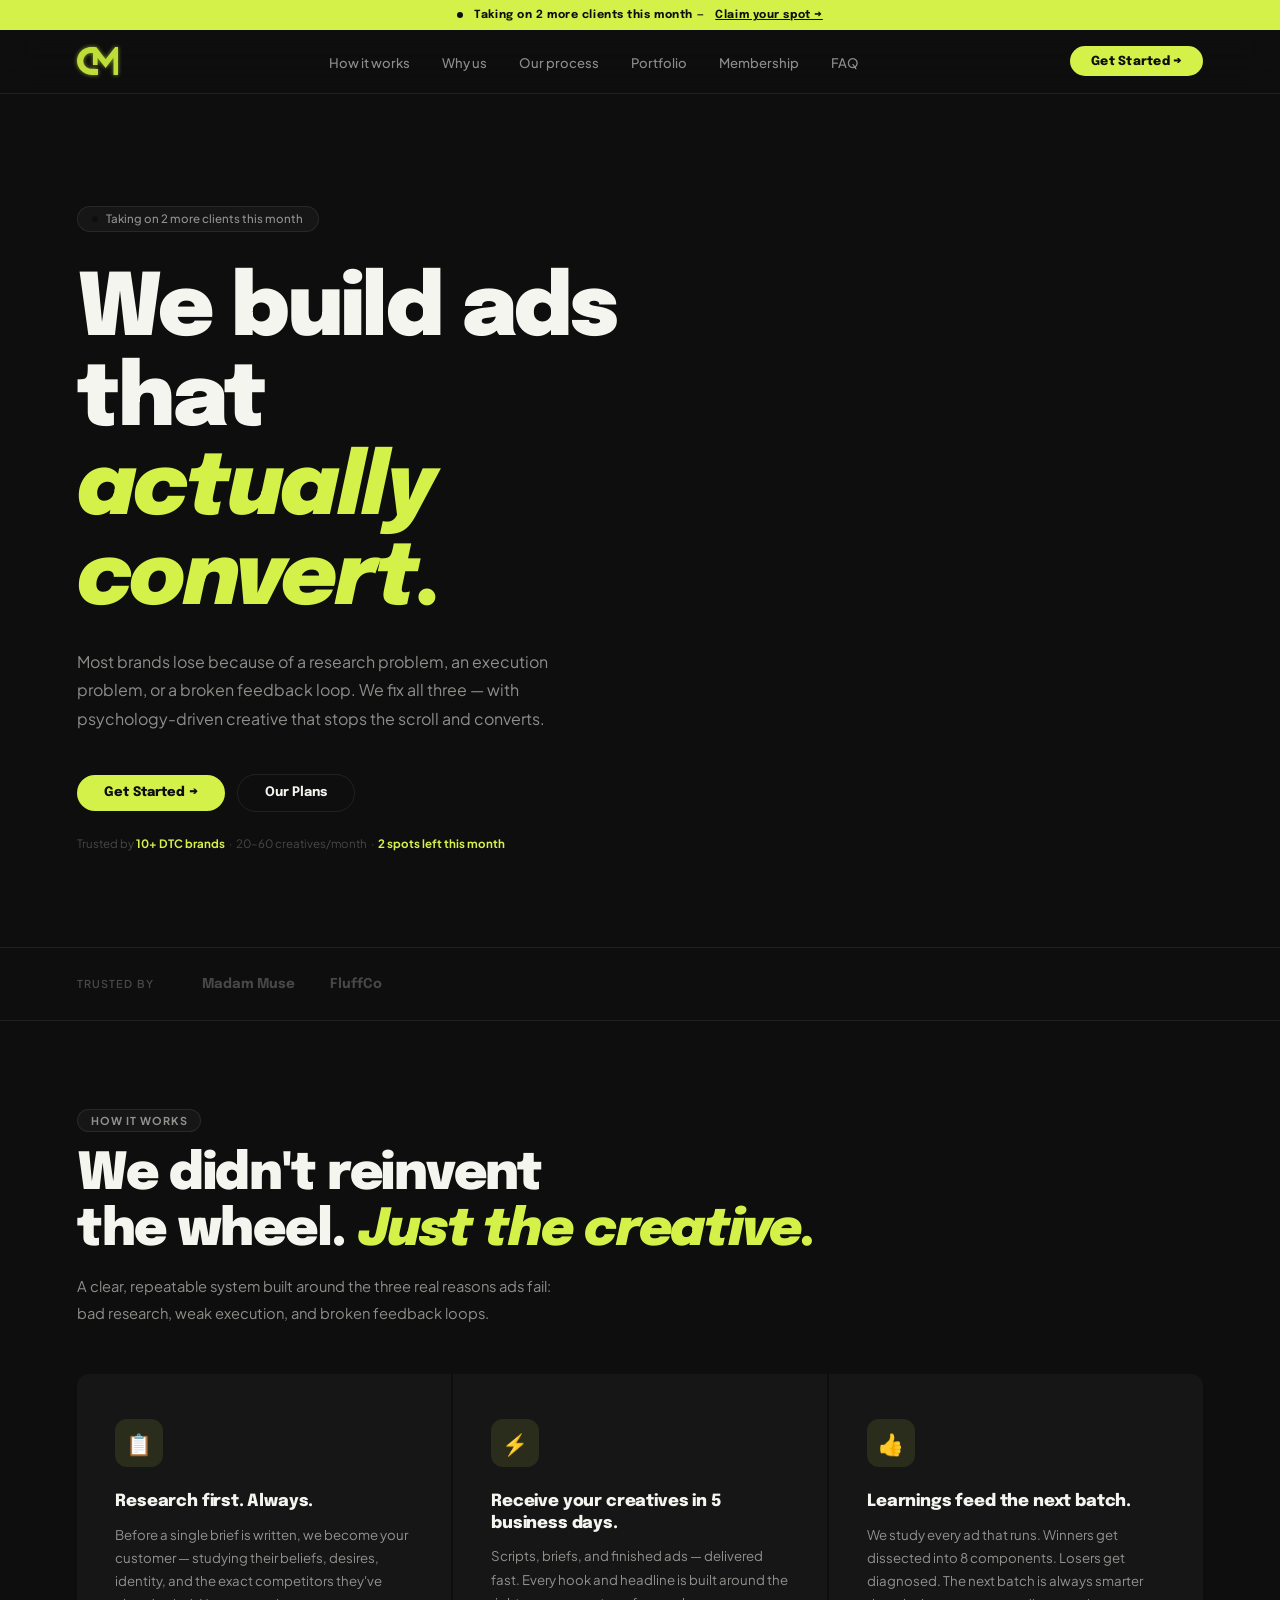
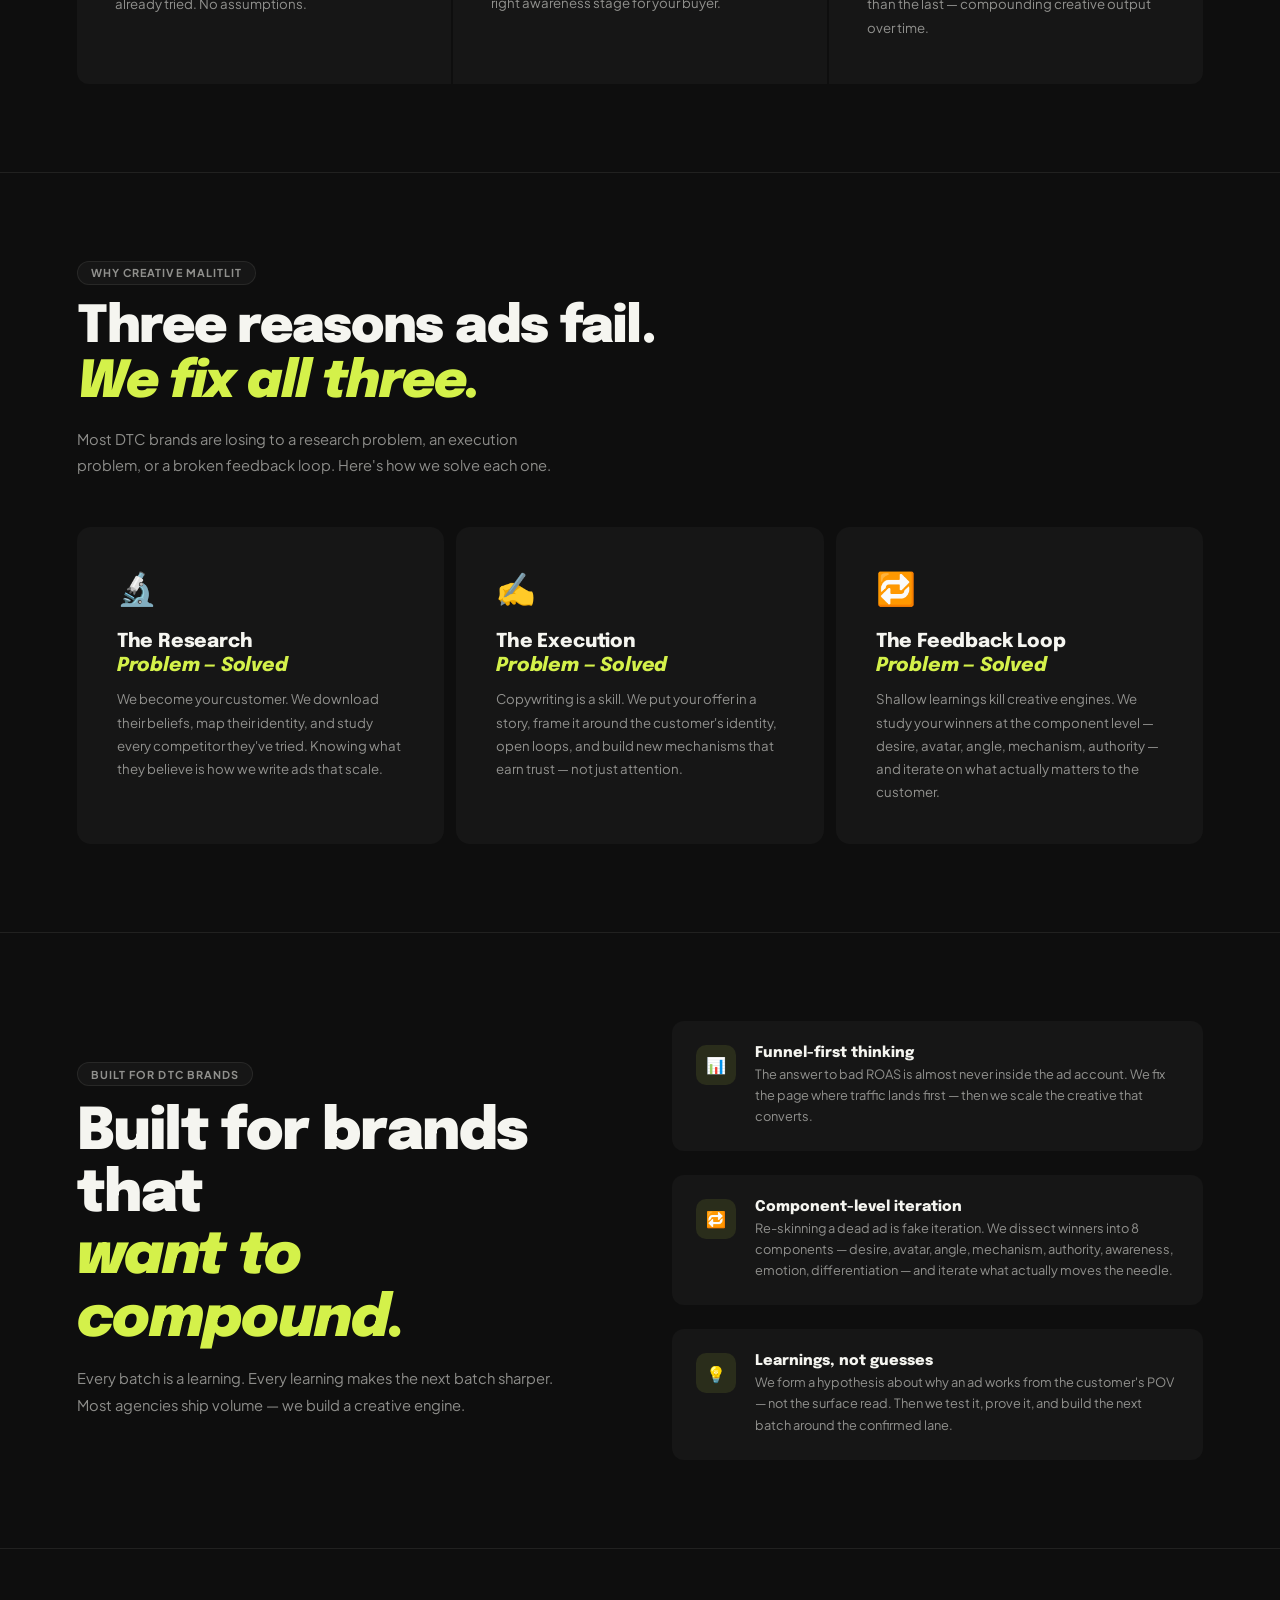
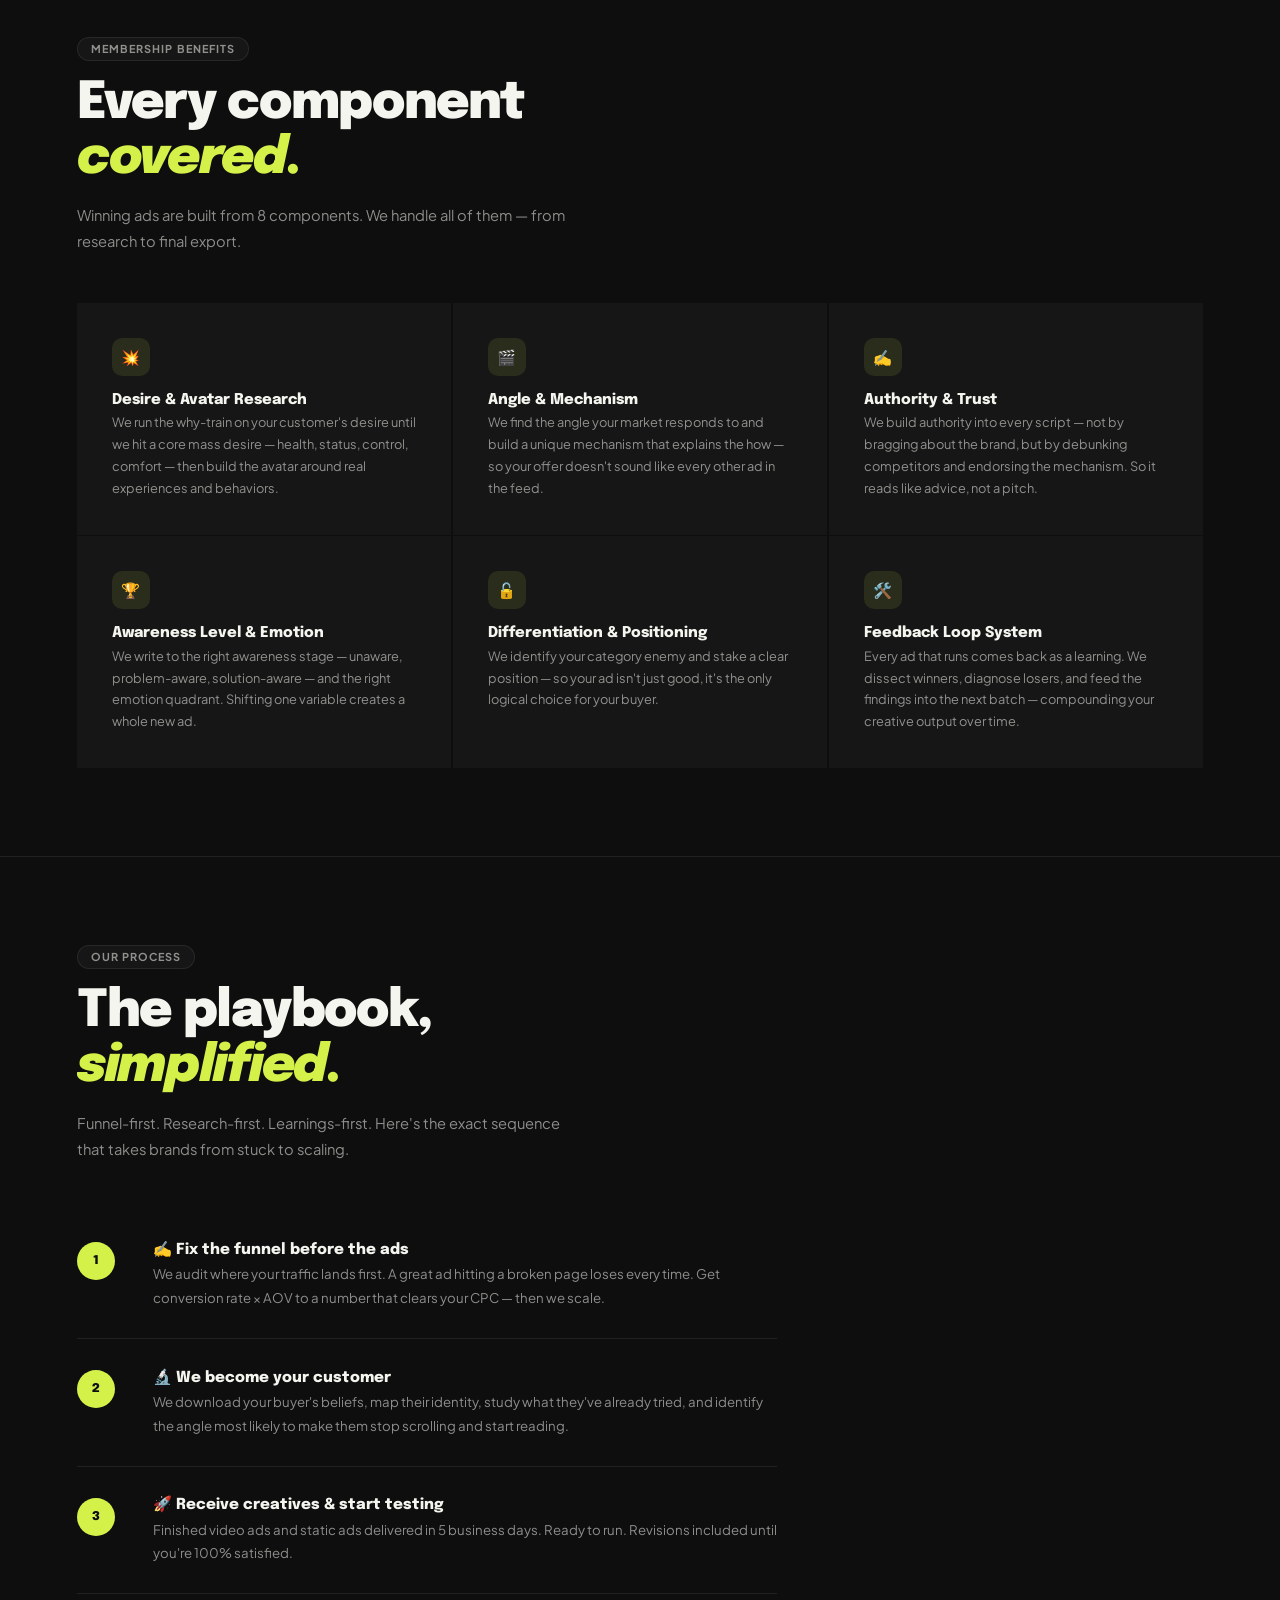
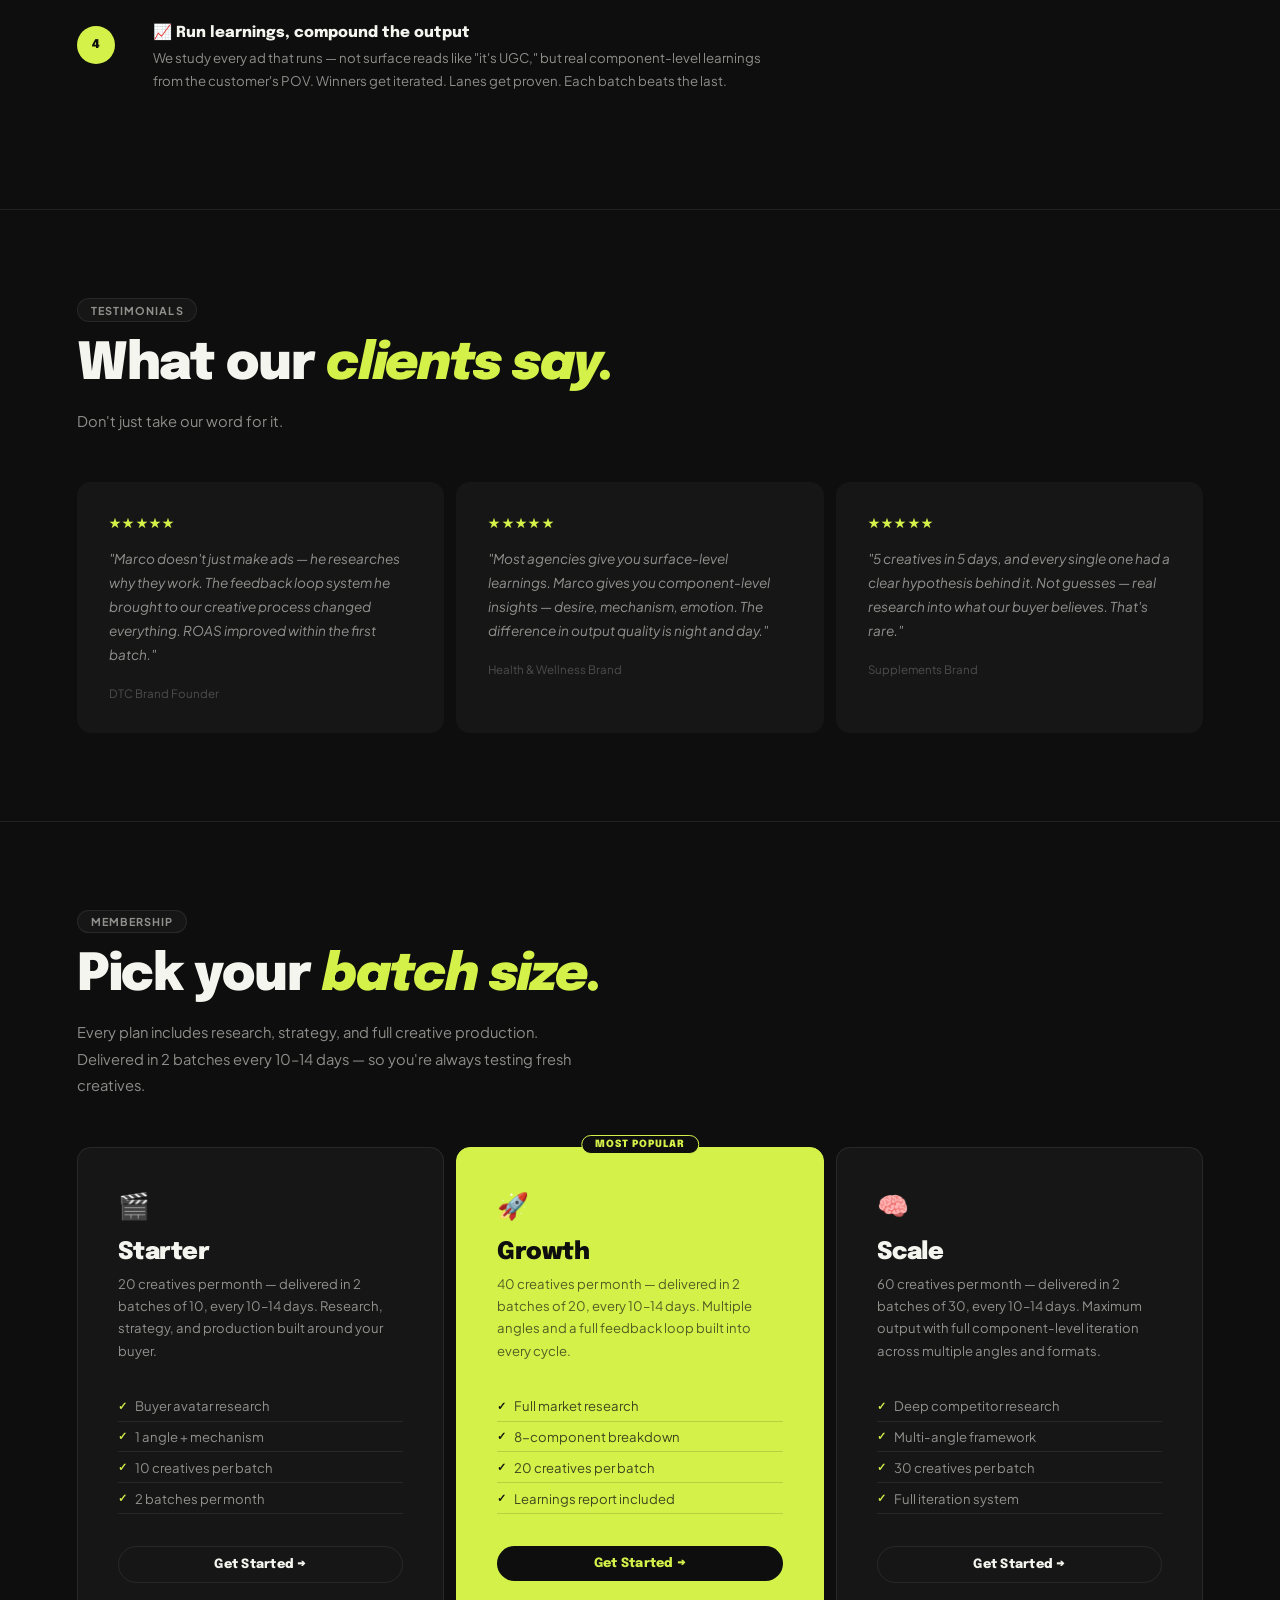
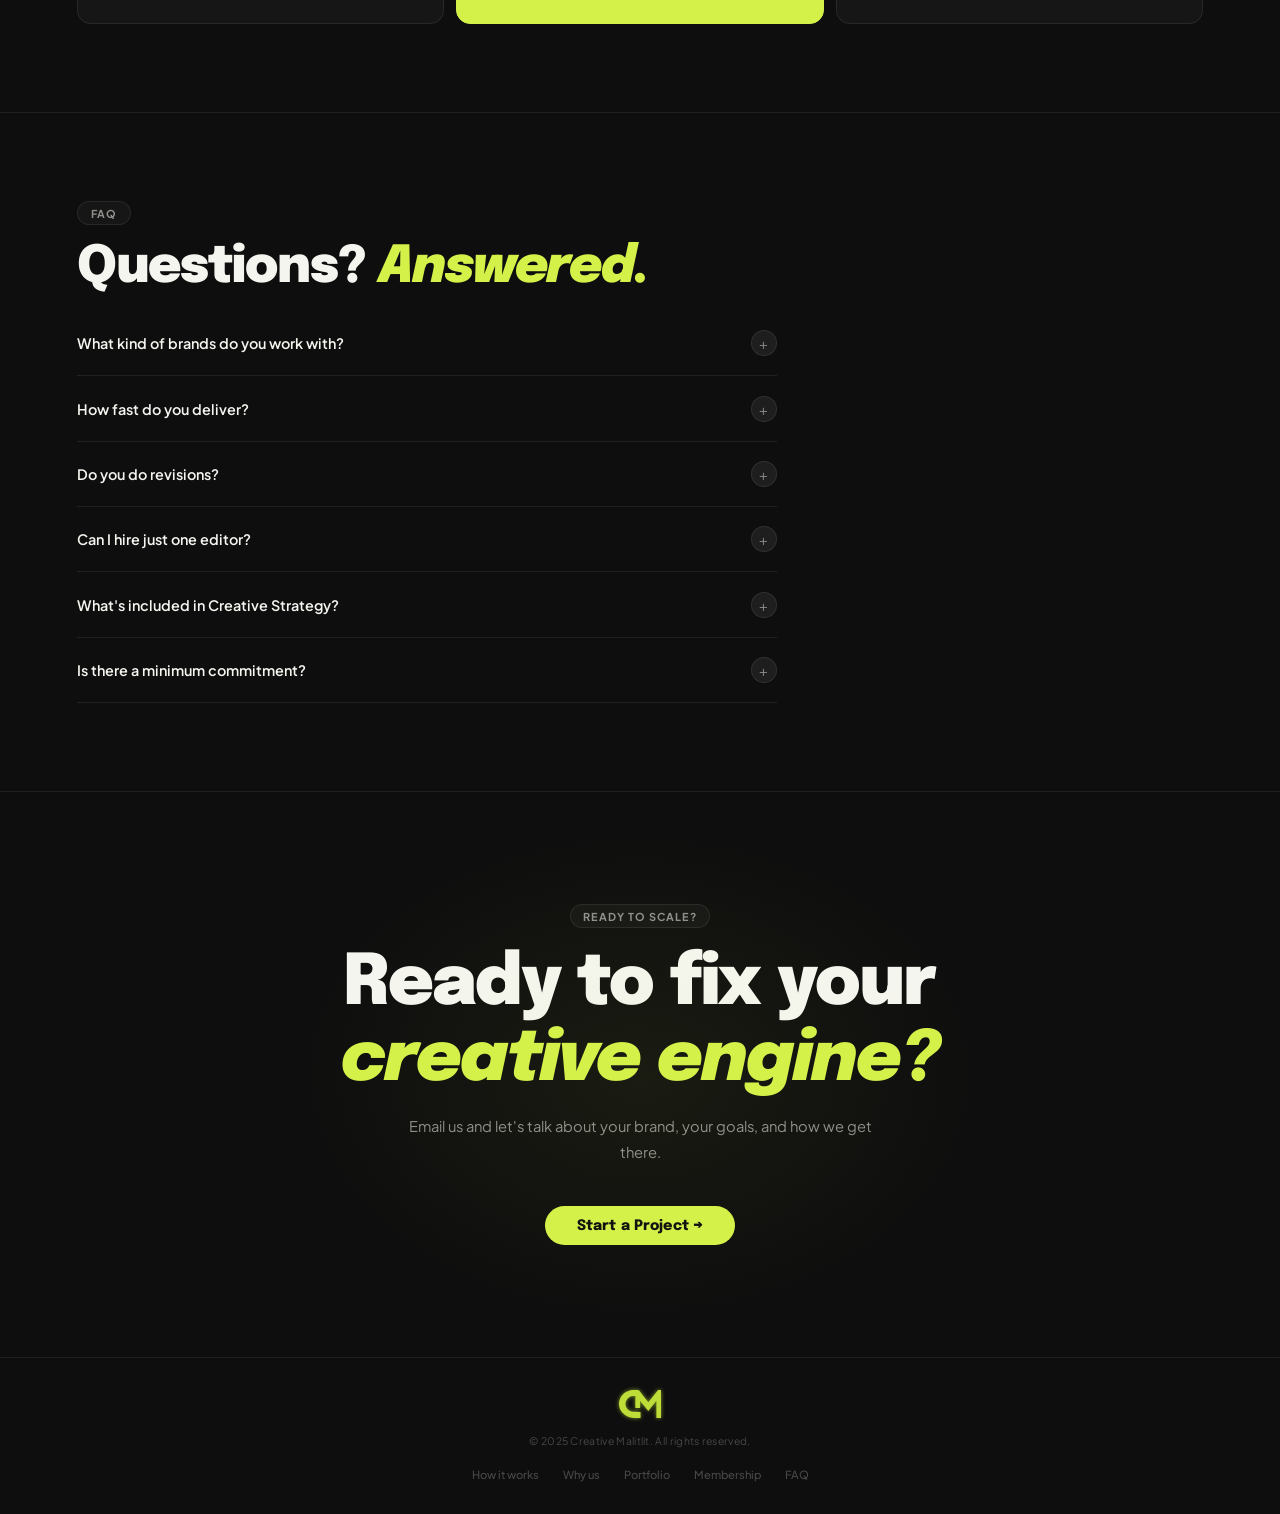
<file: index.html>
<!doctype html>
<html lang="en">
  <head>
    <meta charset="UTF-8" />
    <meta name="color-scheme" content="dark" />
    <meta name="viewport" content="width=device-width,initial-scale=1.0" />
    <title>Creative Malitlit — DTC Ad Creative Studio</title>
    <link
      href="https://fonts.googleapis.com/css2?family=Epilogue:ital,wght@0,400;0,600;0,700;0,800;0,900;1,700;1,800&family=Plus+Jakarta+Sans:wght@300;400;500;600;700&display=swap"
      rel="stylesheet" />
    <link rel="stylesheet" href="styles.css" />
    <link rel="shortcut icon" href="/assets/images/creative_malitlit2.svg" type="image/x-icon" />
  </head>
  <body>
    <!-- ANNOUNCE -->
    <div class="announce">
      <span class="adot"></span>
      Taking on 2 more clients this month —
      <a href="mailto:marcomalitlit@gmail.com">Claim your spot →</a>
    </div>

    <!-- NAV -->
    <nav>
      <a href="#" class="nav-logo"><img src="/assets/images/creative_malitlit2.svg" /></a>
      <ul class="nav-links">
        <li><a href="#how">How it works</a></li>
        <li><a href="#why">Why us</a></li>
        <li><a href="#process">Our process</a></li>
        <li><a href="#work">Portfolio</a></li>
        <li><a href="#pricing">Membership</a></li>
        <li><a href="#faq">FAQ</a></li>
      </ul>
      <a href="mailto:marcomalitlit@gmail.com" class="nav-cta">Get Started →</a>
    </nav>

    <!-- HERO -->
    <div class="hero">
      <div class="hero-badge"><span class="adot"></span> Taking on 2 more clients this month</div>
      <h1>We build ads that<br /><em>actually convert.</em></h1>
      <p class="hero-sub">
        Most brands lose because of a research problem, an execution problem, or a broken feedback loop. We fix all
        three — with psychology-driven creative that stops the scroll and converts.
      </p>
      <div class="ctas">
        <a href="mailto:marcomalitlit@gmail.com" class="btn-main">Get Started →</a>
        <a href="#pricing" class="btn-ghost">Our Plans</a>
      </div>
      <p class="hero-note">
        Trusted by <b>10+ DTC brands</b> &nbsp;·&nbsp; 20–60 creatives/month &nbsp;·&nbsp;
        <b>2 spots left this month</b>
      </p>
    </div>

    <!-- TRUST -->
    <div class="trust">
      <span class="trust-lbl">Trusted by</span>
      <div class="trust-brands">
        <span class="trust-brand">Madam Muse</span>
        <span class="trust-brand">FluffCo</span>
      </div>
    </div>

    <!-- HOW IT WORKS -->
    <section id="how">
      <div class="sec-tag">How it works</div>
      <h2>We didn't reinvent<br />the wheel. <em>Just the creative.</em></h2>
      <p class="sec-sub">
        A clear, repeatable system built around the three real reasons ads fail: bad research, weak execution, and
        broken feedback loops.
      </p>
      <div class="steps3">
        <div class="step3">
          <div class="step3-icon">📋</div>
          <h3>Research first. Always.</h3>
          <p>
            Before a single brief is written, we become your customer — studying their beliefs, desires, identity, and
            the exact competitors they've already tried. No assumptions.
          </p>
        </div>
        <div class="step3">
          <div class="step3-icon">⚡</div>
          <h3>Receive your creatives in 5 business days.</h3>
          <p>
            Scripts, briefs, and finished ads — delivered fast. Every hook and headline is built around the right
            awareness stage for your buyer.
          </p>
        </div>
        <div class="step3">
          <div class="step3-icon">👍</div>
          <h3>Learnings feed the next batch.</h3>
          <p>
            We study every ad that runs. Winners get dissected into 8 components. Losers get diagnosed. The next batch
            is always smarter than the last — compounding creative output over time.
          </p>
        </div>
      </div>
    </section>

    <!-- WHY US -->
    <section id="why">
      <div class="sec-tag">Why Creative Malitlit</div>
      <h2>Three reasons ads fail.<br /><em>We fix all three.</em></h2>
      <p class="sec-sub">
        Most DTC brands are losing to a research problem, an execution problem, or a broken feedback loop. Here's how we
        solve each one.
      </p>
      <div class="feats3">
        <div class="feat">
          <span class="feat-icon">🔬</span>
          <h3>The Research<br /><em>Problem — Solved</em></h3>
          <p>
            We become your customer. We download their beliefs, map their identity, and study every competitor they've
            tried. Knowing what they believe is how we write ads that scale.
          </p>
        </div>
        <div class="feat">
          <span class="feat-icon">✍️</span>
          <h3>The Execution<br /><em>Problem — Solved</em></h3>
          <p>
            Copywriting is a skill. We put your offer in a story, frame it around the customer's identity, open loops,
            and build new mechanisms that earn trust — not just attention.
          </p>
        </div>
        <div class="feat">
          <span class="feat-icon">🔁</span>
          <h3>The Feedback Loop<br /><em>Problem — Solved</em></h3>
          <p>
            Shallow learnings kill creative engines. We study your winners at the component level — desire, avatar,
            angle, mechanism, authority — and iterate on what actually matters to the customer.
          </p>
        </div>
      </div>
    </section>

    <!-- BOLD SECTION -->
    <section>
      <div class="bold-section">
        <div class="bold-left">
          <div class="sec-tag">Built for DTC Brands</div>
          <h2>Built for brands that<br /><em>want to compound.</em></h2>
          <p class="sec-sub" style="margin-bottom: 0">
            Every batch is a learning. Every learning makes the next batch sharper. Most agencies ship volume — we build
            a creative engine.
          </p>
        </div>
        <div class="bold-right">
          <div class="bold-item">
            <div class="bold-icon">📊</div>
            <div class="bold-body">
              <h4>Funnel-first thinking</h4>
              <p>
                The answer to bad ROAS is almost never inside the ad account. We fix the page where traffic lands first
                — then we scale the creative that converts.
              </p>
            </div>
          </div>
          <div class="bold-item">
            <div class="bold-icon">🔁</div>
            <div class="bold-body">
              <h4>Component-level iteration</h4>
              <p>
                Re-skinning a dead ad is fake iteration. We dissect winners into 8 components — desire, avatar, angle,
                mechanism, authority, awareness, emotion, differentiation — and iterate what actually moves the needle.
              </p>
            </div>
          </div>
          <div class="bold-item">
            <div class="bold-icon">💡</div>
            <div class="bold-body">
              <h4>Learnings, not guesses</h4>
              <p>
                We form a hypothesis about why an ad works from the customer's POV — not the surface read. Then we test
                it, prove it, and build the next batch around the confirmed lane.
              </p>
            </div>
          </div>
        </div>
      </div>
    </section>

    <!-- MEMBERSHIP BENEFITS -->
    <section>
      <div class="sec-tag">Membership Benefits</div>
      <h2>Every component<br /><em>covered.</em></h2>
      <p class="sec-sub">
        Winning ads are built from 8 components. We handle all of them — from research to final export.
      </p>
      <div class="benefits6">
        <div class="ben">
          <div class="ben-icon">💥</div>
          <h3>Desire & Avatar Research</h3>
          <p>
            We run the why-train on your customer's desire until we hit a core mass desire — health, status, control,
            comfort — then build the avatar around real experiences and behaviors.
          </p>
        </div>
        <div class="ben">
          <div class="ben-icon">🎬</div>
          <h3>Angle & Mechanism</h3>
          <p>
            We find the angle your market responds to and build a unique mechanism that explains the how — so your offer
            doesn't sound like every other ad in the feed.
          </p>
        </div>
        <div class="ben">
          <div class="ben-icon">✍️</div>
          <h3>Authority & Trust</h3>
          <p>
            We build authority into every script — not by bragging about the brand, but by debunking competitors and
            endorsing the mechanism. So it reads like advice, not a pitch.
          </p>
        </div>
        <div class="ben">
          <div class="ben-icon">🏆</div>
          <h3>Awareness Level & Emotion</h3>
          <p>
            We write to the right awareness stage — unaware, problem-aware, solution-aware — and the right emotion
            quadrant. Shifting one variable creates a whole new ad.
          </p>
        </div>
        <div class="ben">
          <div class="ben-icon">🔓</div>
          <h3>Differentiation & Positioning</h3>
          <p>
            We identify your category enemy and stake a clear position — so your ad isn't just good, it's the only
            logical choice for your buyer.
          </p>
        </div>
        <div class="ben">
          <div class="ben-icon">🛠️</div>
          <h3>Feedback Loop System</h3>
          <p>
            Every ad that runs comes back as a learning. We dissect winners, diagnose losers, and feed the findings into
            the next batch — compounding your creative output over time.
          </p>
        </div>
      </div>
    </section>

    <!-- PROCESS -->
    <section id="process">
      <div class="sec-tag">Our Process</div>
      <h2>The playbook,<br /><em>simplified.</em></h2>
      <p class="sec-sub">
        Funnel-first. Research-first. Learnings-first. Here's the exact sequence that takes brands from stuck to
        scaling.
      </p>
      <div class="proc4">
        <div class="proc-item">
          <div class="proc-num">1</div>
          <div class="proc-body">
            <h3>✍️ Fix the funnel before the ads</h3>
            <p>
              We audit where your traffic lands first. A great ad hitting a broken page loses every time. Get conversion
              rate × AOV to a number that clears your CPC — then we scale.
            </p>
          </div>
        </div>
        <div class="proc-item">
          <div class="proc-num">2</div>
          <div class="proc-body">
            <h3>🔬 We become your customer</h3>
            <p>
              We download your buyer's beliefs, map their identity, study what they've already tried, and identify the
              angle most likely to make them stop scrolling and start reading.
            </p>
          </div>
        </div>
        <div class="proc-item">
          <div class="proc-num">3</div>
          <div class="proc-body">
            <h3>🚀 Receive creatives & start testing</h3>
            <p>
              Finished video ads and static ads delivered in 5 business days. Ready to run. Revisions included until
              you're 100% satisfied.
            </p>
          </div>
        </div>
        <div class="proc-item">
          <div class="proc-num">4</div>
          <div class="proc-body">
            <h3>📈 Run learnings, compound the output</h3>
            <p>
              We study every ad that runs — not surface reads like "it's UGC," but real component-level learnings from
              the customer's POV. Winners get iterated. Lanes get proven. Each batch beats the last.
            </p>
          </div>
        </div>
      </div>
    </section>

    <!-- TESTIMONIALS -->
    <section id="testi">
      <div class="sec-tag">Testimonials</div>
      <h2>What our <em>clients say.</em></h2>
      <p class="sec-sub">Don't just take our word for it.</p>
      <div class="testi-grid">
        <div class="testi">
          <div class="stars">★★★★★</div>
          <p class="testi-text">
            "Marco doesn't just make ads — he researches why they work. The feedback loop system he brought to our
            creative process changed everything. ROAS improved within the first batch."
          </p>
          <div class="testi-role">DTC Brand Founder</div>
        </div>
        <div class="testi">
          <div class="stars">★★★★★</div>
          <p class="testi-text">
            "Most agencies give you surface-level learnings. Marco gives you component-level insights — desire,
            mechanism, emotion. The difference in output quality is night and day."
          </p>
          <div class="testi-role">Health & Wellness Brand</div>
        </div>
        <div class="testi">
          <div class="stars">★★★★★</div>
          <p class="testi-text">
            "5 creatives in 5 days, and every single one had a clear hypothesis behind it. Not guesses — real research
            into what our buyer believes. That's rare."
          </p>
          <div class="testi-role">Supplements Brand</div>
        </div>
      </div>
    </section>

    <!-- PRICING -->
    <section id="pricing">
      <div class="sec-tag">Membership</div>
      <h2>Pick your <em>batch size.</em></h2>
      <p class="sec-sub">
        Every plan includes research, strategy, and full creative production. Delivered in 2 batches every 10–14 days —
        so you're always testing fresh creatives.
      </p>
      <div class="price-grid">
        <div class="price-card">
          <span class="price-icon">🎬</span>
          <div class="price-name">Starter</div>
          <p class="price-desc">
            20 creatives per month — delivered in 2 batches of 10, every 10–14 days. Research, strategy, and production
            built around your buyer.
          </p>
          <ul class="price-list">
            <li>Buyer avatar research</li>
            <li>1 angle + mechanism</li>
            <li>10 creatives per batch</li>
            <li>2 batches per month</li>
          </ul>
          <a href="mailto:marcomalitlit@gmail.com" class="btn-card btn-card-ghost">Get Started →</a>
        </div>
        <div class="price-card hot">
          <span class="price-badge">Most Popular</span>
          <span class="price-icon">🚀</span>
          <div class="price-name">Growth</div>
          <p class="price-desc">
            40 creatives per month — delivered in 2 batches of 20, every 10–14 days. Multiple angles and a full feedback
            loop built into every cycle.
          </p>
          <ul class="price-list">
            <li>Full market research</li>
            <li>8-component breakdown</li>
            <li>20 creatives per batch</li>
            <li>Learnings report included</li>
          </ul>
          <a href="mailto:marcomalitlit@gmail.com" class="btn-card btn-card-dark">Get Started →</a>
        </div>
        <div class="price-card">
          <span class="price-icon">🧠</span>
          <div class="price-name">Scale</div>
          <p class="price-desc">
            60 creatives per month — delivered in 2 batches of 30, every 10–14 days. Maximum output with full
            component-level iteration across multiple angles and formats.
          </p>
          <ul class="price-list">
            <li>Deep competitor research</li>
            <li>Multi-angle framework</li>
            <li>30 creatives per batch</li>
            <li>Full iteration system</li>
          </ul>
          <a href="mailto:marcomalitlit@gmail.com" class="btn-card btn-card-ghost">Get Started →</a>
        </div>
      </div>
    </section>

    <!-- FAQ -->
    <section id="faq">
      <div class="sec-tag">FAQ</div>
      <h2>Questions? <em>Answered.</em></h2>
      <div class="faq-wrap">
        <div class="faq-item">
          <button class="faq-q" onclick="toggleFaq(this)">
            What kind of brands do you work with?<span class="faq-ico">+</span>
          </button>
          <div class="faq-a">
            We primarily work with DTC e-commerce brands in health, wellness, supplements, pet, and lifestyle verticals.
            If you're running paid ads and want better creative, we can help.
          </div>
        </div>
        <div class="faq-item">
          <button class="faq-q" onclick="toggleFaq(this)">
            How fast do you deliver?<span class="faq-ico">+</span>
          </button>
          <div class="faq-a">
            We deliver every 10–14 days in 2 batches per month. Starter gets 10 creatives per batch, Growth gets 20, and
            Scale gets 30 — all including research, scripts, and briefs.
          </div>
        </div>
        <div class="faq-item">
          <button class="faq-q" onclick="toggleFaq(this)">Do you do revisions?<span class="faq-ico">+</span></button>
          <div class="faq-a">
            Yes — revisions are included. We keep refining until you're 100% satisfied with the output.
          </div>
        </div>
        <div class="faq-item">
          <button class="faq-q" onclick="toggleFaq(this)">
            Can I hire just one editor?<span class="faq-ico">+</span>
          </button>
          <div class="faq-a">
            Absolutely. You can hire a single editor on an hourly or project basis, or engage the full team for
            end-to-end creative production.
          </div>
        </div>
        <div class="faq-item">
          <button class="faq-q" onclick="toggleFaq(this)">
            What's included in Creative Strategy?<span class="faq-ico">+</span>
          </button>
          <div class="faq-a">
            Market research, buyer avatar mapping, competitor analysis, angle framework, ad scripts, and creative briefs
            — everything needed to build winning ads.
          </div>
        </div>
        <div class="faq-item">
          <button class="faq-q" onclick="toggleFaq(this)">
            Is there a minimum commitment?<span class="faq-ico">+</span>
          </button>
          <div class="faq-a">
            No long-term contracts. You can start with a single project and scale up from there depending on your needs.
          </div>
        </div>
      </div>
    </section>

    <!-- CTA -->
    <section class="cta-sec" id="contact">
      <div class="sec-tag" style="display: inline-flex; margin-bottom: 1.2rem">Ready to scale?</div>
      <h2>Ready to fix your<br /><em>creative engine?</em></h2>
      <p class="sec-sub">Email us and let's talk about your brand, your goals, and how we get there.</p>
      <a href="mailto:marcomalitlit@gmail.com" class="btn-main" style="font-size: 0.9rem; padding: 0.8rem 2rem"
        >Start a Project →</a
      >
    </section>

    <!-- FOOTER -->
    <footer>
      <div class="f-logo"><img src="/assets/images/creative_malitlit2.svg" /></div>
      <div class="f-copy">© 2025 Creative Malitlit. All rights reserved.</div>
      <ul class="f-links">
        <li><a href="#how">How it works</a></li>
        <li><a href="#why">Why us</a></li>
        <li><a href="#work">Portfolio</a></li>
        <li><a href="#pricing">Membership</a></li>
        <li><a href="#faq">FAQ</a></li>
      </ul>
    </footer>

    <script src="script.js"></script>
  </body>
</html>
</file>
<file: styles.css>
*,
*::before,
*::after {
  margin: 0;
  padding: 0;
  box-sizing: border-box;
}
:root {
  --bg: #0e0e0e;
  --bg2: #161616;
  --bg3: #1e1e1e;
  --bg4: #252525;
  --white: #f5f5f0;
  --muted: rgba(245, 245, 240, 0.55);
  --dim: rgba(245, 245, 240, 0.25);
  --accent: #d4f14a;
  --accent2: #bedd38;
  --border: rgba(245, 245, 240, 0.08);
  --sans: 'Epilogue', sans-serif;
  --body: 'Plus Jakarta Sans', sans-serif;
}
html {
  scroll-behavior: smooth;
}
body {
  background: var(--bg);
  color: var(--white);
  font-family: var(--body);
  overflow-x: hidden;
  font-size: 15px;
}
footer {
  display: flex;
  flex-direction: column;
  justify-content: center;
  align-items: center;
}
/* ANNOUNCE */
.announce {
  background: var(--accent);
  color: #0e0e0e;
  text-align: center;
  padding: 0.55rem 1rem;
  font-family: var(--sans);
  font-size: 0.7rem;
  font-weight: 700;
  letter-spacing: 0.05em;
  display: flex;
  align-items: center;
  justify-content: center;
  gap: 0.7rem;
}
.announce a {
  color: #0e0e0e;
  text-decoration: underline;
}
.adot {
  width: 6px;
  height: 6px;
  border-radius: 50%;
  background: #0e0e0e;
  display: inline-block;
  animation: blink 1.8s infinite;
  flex-shrink: 0;
}
@keyframes blink {
  0%,
  100% {
    opacity: 1;
  }
  50% {
    opacity: 0.25;
  }
}

/* NAV */
nav {
  position: sticky;
  top: 0;
  z-index: 99;
  background: rgba(14, 14, 14, 0.93);
  backdrop-filter: blur(16px);
  border-bottom: 1px solid var(--border);
  display: flex;
  align-items: center;
  justify-content: space-between;
  padding: 0 6%;
  height: 64px;
}
.nav-logo {
  text-decoration: none;
  display: flex;
  align-items: center;
}

.nav-links {
  display: flex;
  gap: 2rem;
  list-style: none;
}
.nav-links a {
  font-family: var(--body);
  font-size: 0.82rem;
  font-weight: 500;
  color: var(--muted);
  text-decoration: none;
  transition: color 0.15s;
}
.nav-links a:hover {
  color: var(--white);
}
.nav-cta {
  font-family: var(--sans);
  font-size: 0.78rem;
  font-weight: 800;
  background: var(--accent);
  color: #0e0e0e;
  border: none;
  border-radius: 50px;
  padding: 0.55rem 1.3rem;
  cursor: pointer;
  text-decoration: none;
  letter-spacing: 0.02em;
  transition: background 0.15s;
  display: inline-flex;
  align-items: center;
  gap: 0.4rem;
}
.nav-cta:hover {
  background: var(--accent2);
}

/* HERO */
.hero {
  padding: 7rem 6% 6rem;
  max-width: 800px;
}
.hero-badge {
  display: inline-flex;
  align-items: center;
  gap: 0.5rem;
  background: var(--bg2);
  border: 1px solid var(--border);
  border-radius: 50px;
  padding: 0.3rem 0.9rem;
  font-family: var(--body);
  font-size: 0.72rem;
  font-weight: 500;
  color: var(--muted);
  margin-bottom: 2.2rem;
}
.hero-badge b {
  color: var(--accent);
}
h1 {
  font-family: var(--sans);
  font-size: clamp(46px, 7vw, 86px);
  font-weight: 900;
  line-height: 1.04;
  letter-spacing: -0.03em;
  margin-bottom: 1.4rem;
}
h1 em {
  font-style: italic;
  color: var(--accent);
}
.hero-sub {
  font-size: 1rem;
  color: var(--muted);
  line-height: 1.8;
  max-width: 500px;
  margin-bottom: 2.5rem;
  font-weight: 400;
}
.ctas {
  display: flex;
  gap: 0.75rem;
  flex-wrap: wrap;
  align-items: center;
  margin-bottom: 1.5rem;
}
.btn-main {
  font-family: var(--sans);
  font-size: 0.82rem;
  font-weight: 800;
  background: var(--accent);
  color: #0e0e0e;
  border: none;
  border-radius: 50px;
  padding: 0.72rem 1.7rem;
  cursor: pointer;
  text-decoration: none;
  letter-spacing: 0.01em;
  transition:
    background 0.15s,
    transform 0.1s;
  display: inline-flex;
  align-items: center;
  gap: 0.5rem;
}
.btn-main:hover {
  background: var(--accent2);
  transform: scale(1.02);
}
.btn-ghost {
  font-family: var(--sans);
  font-size: 0.82rem;
  font-weight: 700;
  background: transparent;
  color: var(--white);
  border: 1.5px solid var(--border);
  border-radius: 50px;
  padding: 0.72rem 1.7rem;
  cursor: pointer;
  text-decoration: none;
  transition: border-color 0.15s;
  display: inline-flex;
  align-items: center;
  gap: 0.5rem;
}
.btn-ghost:hover {
  border-color: rgba(245, 245, 240, 0.35);
}
.hero-note {
  font-size: 0.72rem;
  color: var(--dim);
}
.hero-note b {
  color: var(--accent);
}

/* TRUST */
.trust {
  border-top: 1px solid var(--border);
  border-bottom: 1px solid var(--border);
  padding: 1.8rem 6%;
  display: flex;
  align-items: center;
  gap: 3rem;
  flex-wrap: wrap;
}
.trust-lbl {
  font-family: var(--body);
  font-size: 0.68rem;
  font-weight: 600;
  color: var(--dim);
  text-transform: uppercase;
  letter-spacing: 0.1em;
  white-space: nowrap;
}
.trust-brands {
  display: flex;
  gap: 2.2rem;
  flex-wrap: wrap;
}
.trust-brand {
  font-family: var(--sans);
  font-size: 0.85rem;
  font-weight: 700;
  color: var(--dim);
  transition: color 0.2s;
  cursor: default;
}
.trust-brand:hover {
  color: var(--white);
}

/* SECTION DEFAULTS */
section {
  padding: 5.5rem 6%;
  border-bottom: 1px solid var(--border);
}
.sec-tag {
  display: inline-flex;
  align-items: center;
  gap: 0.4rem;
  font-family: var(--body);
  font-size: 0.68rem;
  font-weight: 700;
  letter-spacing: 0.1em;
  text-transform: uppercase;
  color: var(--muted);
  margin-bottom: 1rem;
  background: var(--bg2);
  border: 1px solid var(--border);
  border-radius: 50px;
  padding: 0.28rem 0.8rem;
}
h2 {
  font-family: var(--sans);
  font-weight: 900;
  font-size: clamp(28px, 4vw, 52px);
  line-height: 1.08;
  letter-spacing: -0.025em;
  margin-bottom: 0.9rem;
}
h2 em {
  font-style: italic;
  color: var(--accent);
}
.sec-sub {
  font-size: 0.92rem;
  color: var(--muted);
  line-height: 1.8;
  max-width: 500px;
  margin-bottom: 3rem;
  font-weight: 400;
}

/* HOW IT WORKS — 3 step cards */
.steps3 {
  display: grid;
  grid-template-columns: repeat(3, 1fr);
  gap: 1.5px;
}
.step3 {
  background: var(--bg2);
  padding: 2.8rem 2.4rem;
  transition: background 0.2s;
}
.step3:first-child {
  border-radius: 12px 0 0 12px;
}
.step3:last-child {
  border-radius: 0 12px 12px 0;
}
.step3:hover {
  background: var(--bg3);
}
.step3-icon {
  width: 48px;
  height: 48px;
  border-radius: 12px;
  background: rgba(212, 241, 74, 0.1);
  display: flex;
  align-items: center;
  justify-content: center;
  font-size: 1.3rem;
  margin-bottom: 1.5rem;
}
.step3 h3 {
  font-family: var(--sans);
  font-size: 1.05rem;
  font-weight: 800;
  margin-bottom: 0.6rem;
  letter-spacing: -0.01em;
  line-height: 1.3;
}
.step3 p {
  font-size: 0.83rem;
  color: var(--muted);
  line-height: 1.75;
  font-weight: 400;
}

/* WHY US — 3 big feature cards */
.feats3 {
  display: grid;
  grid-template-columns: repeat(3, 1fr);
  gap: 12px;
}
.feat {
  background: var(--bg2);
  border-radius: 14px;
  padding: 2.5rem;
  transition: background 0.2s;
}
.feat:hover {
  background: var(--bg3);
}
.feat-icon {
  font-size: 2rem;
  margin-bottom: 1.4rem;
  display: block;
}
.feat h3 {
  font-family: var(--sans);
  font-size: 1.2rem;
  font-weight: 800;
  margin-bottom: 0.6rem;
  letter-spacing: -0.01em;
  line-height: 1.25;
}
.feat h3 em {
  font-style: italic;
  color: var(--accent);
}
.feat p {
  font-size: 0.83rem;
  color: var(--muted);
  line-height: 1.75;
  font-weight: 400;
}

/* BOLD SECTION — split layout */
.bold-section {
  display: grid;
  grid-template-columns: 1fr 1fr;
  gap: 4rem;
  align-items: center;
}
.bold-left h2 {
  font-size: clamp(30px, 4.5vw, 58px);
}
.bold-right {
  display: flex;
  flex-direction: column;
  gap: 1.5rem;
}
.bold-item {
  display: flex;
  gap: 1.2rem;
  align-items: flex-start;
  padding: 1.5rem;
  background: var(--bg2);
  border-radius: 12px;
  transition: background 0.2s;
}
.bold-item:hover {
  background: var(--bg3);
}
.bold-icon {
  width: 40px;
  height: 40px;
  border-radius: 10px;
  background: rgba(212, 241, 74, 0.1);
  display: flex;
  align-items: center;
  justify-content: center;
  font-size: 1rem;
  flex-shrink: 0;
}
.bold-body h4 {
  font-family: var(--sans);
  font-size: 0.92rem;
  font-weight: 800;
  margin-bottom: 0.25rem;
}
.bold-body p {
  font-size: 0.8rem;
  color: var(--muted);
  line-height: 1.65;
}

/* MEMBERSHIP BENEFITS — 6 grid */
.benefits6 {
  display: grid;
  grid-template-columns: repeat(3, 1fr);
  gap: 1.5px;
}
.ben {
  background: var(--bg2);
  padding: 2.2rem;
  transition: background 0.2s;
}
.ben:hover {
  background: var(--bg3);
}
.ben-icon {
  width: 38px;
  height: 38px;
  border-radius: 10px;
  background: rgba(212, 241, 74, 0.1);
  display: flex;
  align-items: center;
  justify-content: center;
  font-size: 0.95rem;
  margin-bottom: 1rem;
}
.ben h3 {
  font-family: var(--sans);
  font-size: 0.93rem;
  font-weight: 800;
  margin-bottom: 0.35rem;
}
.ben p {
  font-size: 0.8rem;
  color: var(--muted);
  line-height: 1.7;
}

/* PROCESS — 4 steps */
.proc4 {
  display: flex;
  flex-direction: column;
  gap: 0;
  max-width: 700px;
}
.proc-item {
  display: grid;
  grid-template-columns: 52px 1fr;
  gap: 1.5rem;
  padding: 1.8rem 0;
  border-bottom: 1px solid var(--border);
  align-items: start;
}
.proc-item:last-child {
  border-bottom: none;
}
.proc-num {
  width: 38px;
  height: 38px;
  border-radius: 50%;
  background: var(--accent);
  color: #0e0e0e;
  display: flex;
  align-items: center;
  justify-content: center;
  font-family: var(--sans);
  font-size: 0.75rem;
  font-weight: 900;
  flex-shrink: 0;
  margin-top: 0.15rem;
}
.proc-body h3 {
  font-family: var(--sans);
  font-size: 0.95rem;
  font-weight: 800;
  margin-bottom: 0.3rem;
}
.proc-body p {
  font-size: 0.83rem;
  color: var(--muted);
  line-height: 1.75;
}

/* PORTFOLIO */
.tab-row {
  display: flex;
  gap: 0;
  border-bottom: 1px solid var(--border);
  margin-bottom: 2rem;
}
.tab {
  font-family: var(--sans);
  font-size: 0.72rem;
  font-weight: 800;
  background: none;
  border: none;
  color: var(--dim);
  padding: 0.7rem 1.2rem 0.7rem 0;
  cursor: pointer;
  position: relative;
  transition: color 0.15s;
  letter-spacing: 0.06em;
  text-transform: uppercase;
}
.tab.active {
  color: var(--white);
}
.tab.active::after {
  content: '';
  position: absolute;
  bottom: -1px;
  left: 0;
  right: 0;
  height: 2px;
  background: var(--accent);
}
.port-grid {
  display: grid;
  grid-template-columns: repeat(3, 1fr);
  gap: 12px;
}
.p-card {
  border-radius: 12px;
  overflow: hidden;
  aspect-ratio: 1/1;
  background: var(--bg2);
  position: relative;
  cursor: pointer;
  display: flex;
  align-items: center;
  justify-content: center;
}
.p-card[data-cat='video'] {
  aspect-ratio: 9/16;
}
.p-card img,
.p-card video {
  width: 100%;
  height: 100%;
  object-fit: cover;
  display: block;
  transition: transform 0.5s ease;
  position: absolute;
  inset: 0;
}
.p-card:hover img,
.p-card:hover video {
  transform: scale(1.04);
}
.p-empty {
  font-family: var(--body);
  font-size: 0.78rem;
  color: var(--dim);
  font-weight: 500;
}
.p-info {
  position: absolute;
  bottom: 0;
  left: 0;
  right: 0;
  background: linear-gradient(to top, rgba(14, 14, 14, 0.88) 0%, transparent 100%);
  padding: 1.2rem 1rem 0.9rem;
  opacity: 0;
  transition: opacity 0.25s;
}
.p-card:hover .p-info {
  opacity: 1;
}
.p-cat {
  font-family: var(--sans);
  font-size: 0.58rem;
  font-weight: 800;
  letter-spacing: 0.1em;
  text-transform: uppercase;
  color: var(--accent);
  margin-bottom: 0.2rem;
}
.p-name {
  font-family: var(--sans);
  font-size: 0.88rem;
  font-weight: 700;
  color: #fff;
}
.play-btn {
  position: absolute;
  top: 50%;
  left: 50%;
  transform: translate(-50%, -50%);
  width: 44px;
  height: 44px;
  border-radius: 50%;
  background: var(--accent);
  display: flex;
  align-items: center;
  justify-content: center;
  transition: opacity 0.2s;
  z-index: 2;
}
.play-btn svg {
  margin-left: 3px;
}
.p-card:hover .play-btn {
  opacity: 0;
}

/* PRICING */
.price-grid {
  display: grid;
  grid-template-columns: repeat(3, 1fr);
  gap: 12px;
}
.price-card {
  background: var(--bg2);
  border: 1px solid var(--border);
  border-radius: 14px;
  padding: 2.5rem;
  transition: border-color 0.2s;
  position: relative;
}
.price-card:hover {
  border-color: rgba(245, 245, 240, 0.2);
}
.price-card.hot {
  background: var(--accent);
  border-color: var(--accent);
  color: #0e0e0e;
}
.price-badge {
  position: absolute;
  top: -13px;
  left: 50%;
  transform: translateX(-50%);
  background: var(--bg);
  color: var(--accent);
  font-family: var(--sans);
  font-size: 0.62rem;
  font-weight: 900;
  letter-spacing: 0.1em;
  text-transform: uppercase;
  padding: 0.22rem 0.8rem;
  border-radius: 50px;
  border: 1px solid var(--accent);
  white-space: nowrap;
}
.price-icon {
  font-size: 1.6rem;
  margin-bottom: 1.2rem;
  display: block;
}
.price-name {
  font-family: var(--sans);
  font-size: 1.5rem;
  font-weight: 900;
  margin-bottom: 0.5rem;
  letter-spacing: -0.02em;
}
.price-desc {
  font-size: 0.82rem;
  line-height: 1.7;
  color: var(--muted);
  margin-bottom: 1.8rem;
}
.price-card.hot .price-desc {
  color: rgba(14, 14, 14, 0.65);
}
.price-list {
  list-style: none;
  margin-bottom: 2rem;
}
.price-list li {
  font-size: 0.82rem;
  padding: 0.4rem 0;
  border-bottom: 1px solid var(--border);
  display: flex;
  align-items: center;
  gap: 0.5rem;
  color: var(--muted);
}
.price-card.hot .price-list li {
  border-color: rgba(14, 14, 14, 0.15);
  color: rgba(14, 14, 14, 0.75);
}
.price-list li::before {
  content: '✓';
  color: var(--accent);
  font-weight: 900;
  font-size: 0.68rem;
}
.price-card.hot .price-list li::before {
  color: #0e0e0e;
}
.btn-card {
  width: 100%;
  font-family: var(--sans);
  font-size: 0.8rem;
  font-weight: 800;
  padding: 0.7rem;
  border-radius: 50px;
  cursor: pointer;
  text-decoration: none;
  display: flex;
  align-items: center;
  justify-content: center;
  transition: all 0.15s;
  letter-spacing: 0.02em;
  border: none;
}
.btn-card-ghost {
  background: transparent;
  color: var(--white);
  border: 1.5px solid var(--border);
}
.btn-card-ghost:hover {
  border-color: rgba(245, 245, 240, 0.4);
}
.btn-card-dark {
  background: #0e0e0e;
  color: var(--accent);
}
.btn-card-dark:hover {
  background: #1a1a1a;
}

/* TESTIMONIALS */
.testi-grid {
  display: grid;
  grid-template-columns: repeat(3, 1fr);
  gap: 12px;
}
.testi {
  background: var(--bg2);
  border-radius: 14px;
  padding: 2rem;
  transition: background 0.2s;
}
.testi:hover {
  background: var(--bg3);
}
.stars {
  color: var(--accent);
  font-size: 0.85rem;
  margin-bottom: 1rem;
  letter-spacing: 0.1em;
}
.testi-text {
  font-size: 0.85rem;
  color: var(--muted);
  line-height: 1.75;
  margin-bottom: 1.2rem;
  font-style: italic;
}
.testi-author {
  font-family: var(--sans);
  font-size: 0.78rem;
  font-weight: 800;
  color: var(--white);
}
.testi-role {
  font-size: 0.72rem;
  color: var(--dim);
  margin-top: 0.15rem;
}

/* FAQ */
.faq-wrap {
  max-width: 700px;
}
.faq-item {
  border-bottom: 1px solid var(--border);
}
.faq-q {
  width: 100%;
  background: none;
  border: none;
  color: var(--white);
  display: flex;
  justify-content: space-between;
  align-items: center;
  padding: 1.2rem 0;
  cursor: pointer;
  font-family: var(--body);
  font-size: 0.9rem;
  font-weight: 600;
  text-align: left;
  gap: 1rem;
}
.faq-ico {
  width: 26px;
  height: 26px;
  border-radius: 50%;
  background: var(--bg3);
  border: 1px solid var(--border);
  display: flex;
  align-items: center;
  justify-content: center;
  font-size: 0.9rem;
  font-weight: 300;
  flex-shrink: 0;
  color: var(--muted);
  transition:
    background 0.2s,
    transform 0.2s,
    color 0.2s;
}
.faq-item.open .faq-ico {
  background: var(--accent);
  color: #0e0e0e;
  transform: rotate(45deg);
}
.faq-a {
  font-size: 0.83rem;
  color: var(--muted);
  line-height: 1.8;
  padding: 0 0 1.2rem;
  display: none;
}
.faq-item.open .faq-a {
  display: block;
}

/* CTA */
.cta-sec {
  padding: 7rem 6%;
  text-align: center;
  border-bottom: none;
  position: relative;
  overflow: hidden;
}
.cta-sec::before {
  content: '';
  position: absolute;
  top: 50%;
  left: 50%;
  transform: translate(-50%, -50%);
  width: 700px;
  height: 500px;
  background: radial-gradient(ellipse, rgba(212, 241, 74, 0.06) 0%, transparent 70%);
  pointer-events: none;
}
.cta-sec h2 {
  font-size: clamp(36px, 5.5vw, 70px);
  margin: 0 auto 0.9rem;
  max-width: 700px;
}
.cta-sec .sec-sub {
  margin: 0 auto 2.5rem;
  text-align: center;
}

/* FOOTER */
footer {
  background: var(--bg);
  border-top: 1px solid var(--border);
  padding: 2rem 6%;
  display: flex;
  justify-content: space-between;
  align-items: center;
  flex-wrap: wrap;
  gap: 1rem;
}
.f-logo {
  font-family: var(--sans);
  font-weight: 900;
  font-size: 0.95rem;
  color: var(--dim);
}

.nav-logo img,
.f-logo img {
  height: 28px;
  width: auto;
  display: block;
  filter: drop-shadow(0 0 2px #bedd38aa);
  transition: filter 167ms ease-in-out;
}

.nav-logo:hover img,
.f-logo:hover img {
  filter: drop-shadow(0 0 14px #bedd38ff);
}

.f-copy {
  font-family: var(--body);
  font-size: 0.65rem;
  color: var(--dim);
  letter-spacing: 0.03em;
}
.f-links {
  display: flex;
  gap: 1.5rem;
  list-style: none;
}
.f-links a {
  font-family: var(--body);
  font-size: 0.7rem;
  font-weight: 500;
  color: var(--dim);
  text-decoration: none;
  transition: color 0.15s;
}
.f-links a:hover {
  color: var(--white);
}

/* RESPONSIVE */
@media (max-width: 960px) {
  .steps3,
  .feats3,
  .benefits6,
  .price-grid,
  .testi-grid {
    grid-template-columns: 1fr;
  }
  .bold-section {
    grid-template-columns: 1fr;
  }
  .port-grid {
    grid-template-columns: 1fr 1fr;
  }
  .nav-links {
    display: none;
  }
  footer {
    flex-direction: column;
    text-align: center;
  }
}
@media (max-width: 600px) {
  .port-grid {
    grid-template-columns: 1fr;
  }
}
</file>
